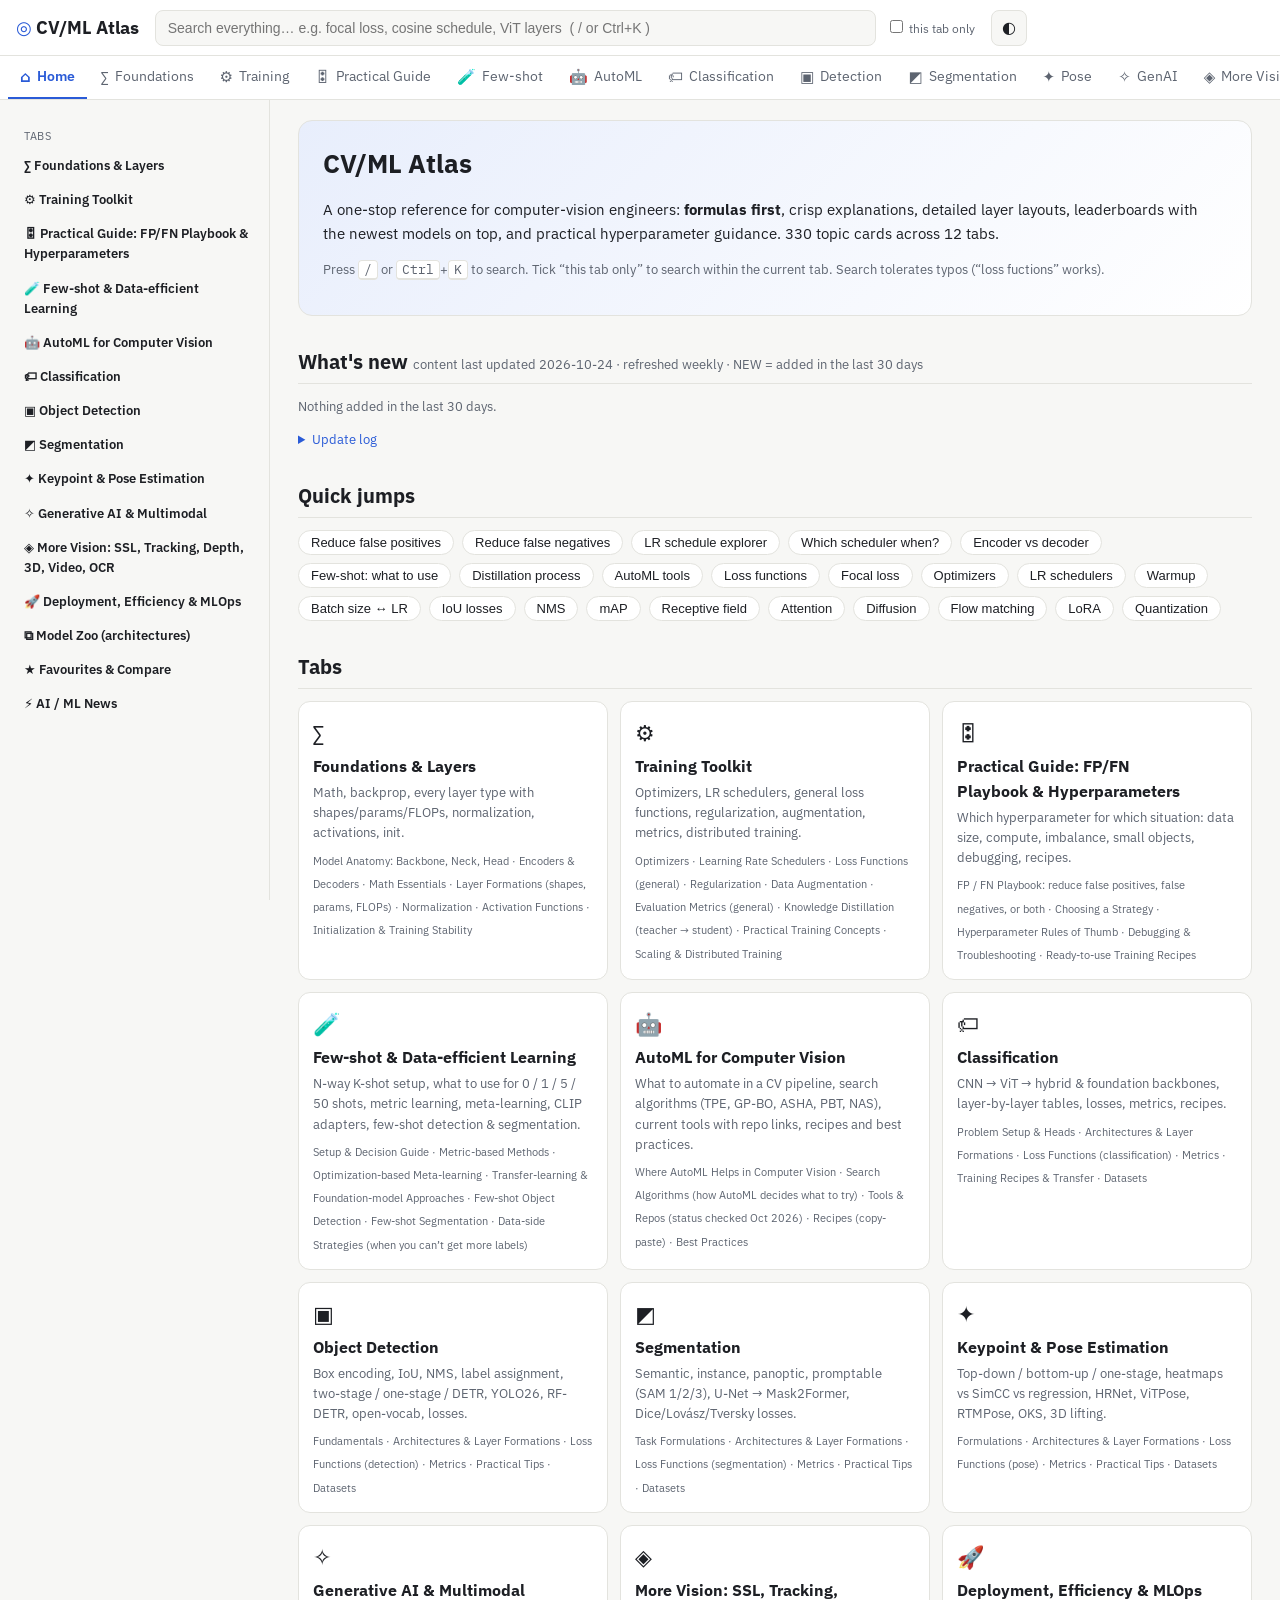
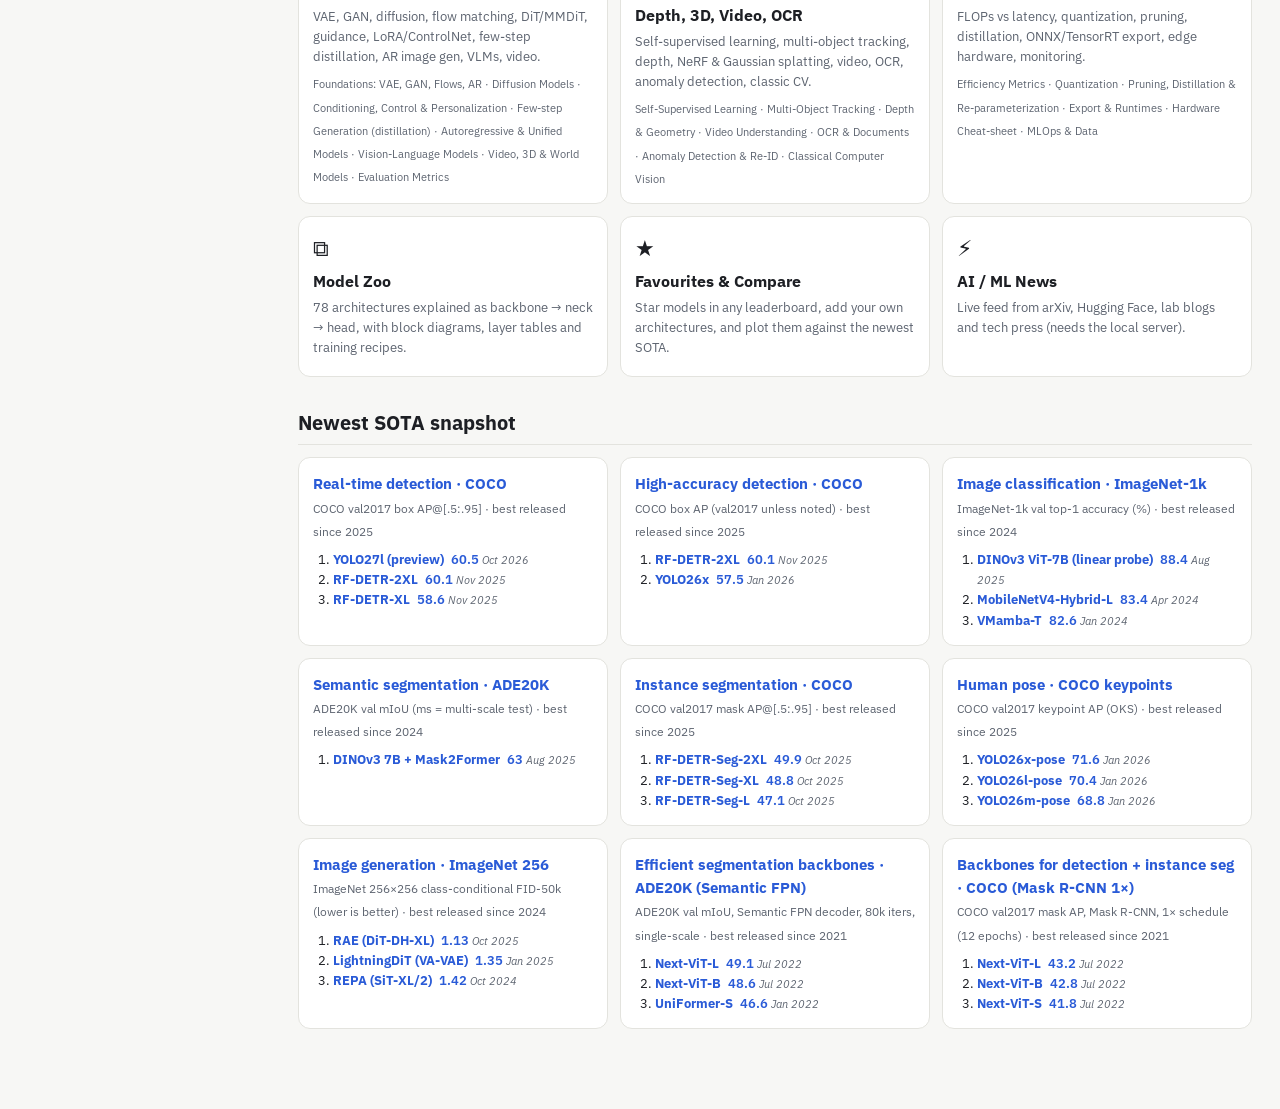
<file: index.html>
<!doctype html>
<html lang="en">
<head>
<meta charset="utf-8">
<meta name="viewport" content="width=device-width, initial-scale=1">
<title>CV/ML Atlas</title>
<link rel="stylesheet" href="vendor/katex/katex.min.css">
<script defer src="vendor/katex/katex.min.js"></script>
<script defer src="vendor/katex/contrib/auto-render.min.js"></script>
<link rel="stylesheet" href="https://fonts.googleapis.com/css2?family=IBM+Plex+Mono:wght@400;500&family=IBM+Plex+Sans:wght@400;500;600;700&display=swap">
<link rel="stylesheet" href="css/style.css">
</head>
<body>
<header class="topbar">
  <button id="menuBtn" class="iconbtn menubtn" aria-label="Show sections" title="Sections">☰</button>
  <a class="brand" href="#/home"><span class="logo">◎</span> CV/ML Atlas</a>
  <div class="searchwrap">
    <input id="q" type="search" autocomplete="off" placeholder="Search everything… e.g. focal loss, cosine schedule, ViT layers  ( / or Ctrl+K )">
    <label class="scope"><input type="checkbox" id="scopeTab"> this tab only</label>
    <div id="results" class="results hidden"></div>
  </div>
  <button id="themeBtn" class="iconbtn" title="Toggle theme">◐</button>
</header>
<nav id="tabs" class="tabs"></nav>
<div class="layout">
  <aside id="toc" class="toc"></aside>
  <main id="main" class="main"></main>
</div>

<!-- content (order = tab order) -->
<script>window.CV_CONTENT_VERSION = "202610241553";</script>
<script src="js/core.js"></script>
<script src="data/foundations.js"></script>
<script src="data/training.js"></script>
<script src="data/hparams.js"></script>
<script src="data/fewshot.js"></script>
<script src="data/automl.js"></script>
<script src="data/classification.js"></script>
<script src="data/detection.js"></script>
<script src="data/segmentation.js"></script>
<script src="data/pose.js"></script>
<script src="data/genai.js"></script>
<script src="data/vision_plus.js"></script>
<script src="data/deploy.js"></script>
<script src="data/benchmarks.js"></script>
<script src="data/benchmarks_extra.js"></script>
<script src="data/arch_det.js"></script>
<script src="data/arch_seg.js"></script>
<script src="data/arch_cls.js"></script>
<script src="data/arch_pose.js"></script>
<script src="data/arch_gen.js"></script>
<script src="data/updates.js"></script>
<script src="data/news_snapshot.js"></script>
<script src="js/diagram.js"></script>
<script src="js/widgets.js"></script>
<script src="js/news_client.js"></script>
<script src="js/app.js"></script>
</body>
</html>
</file>
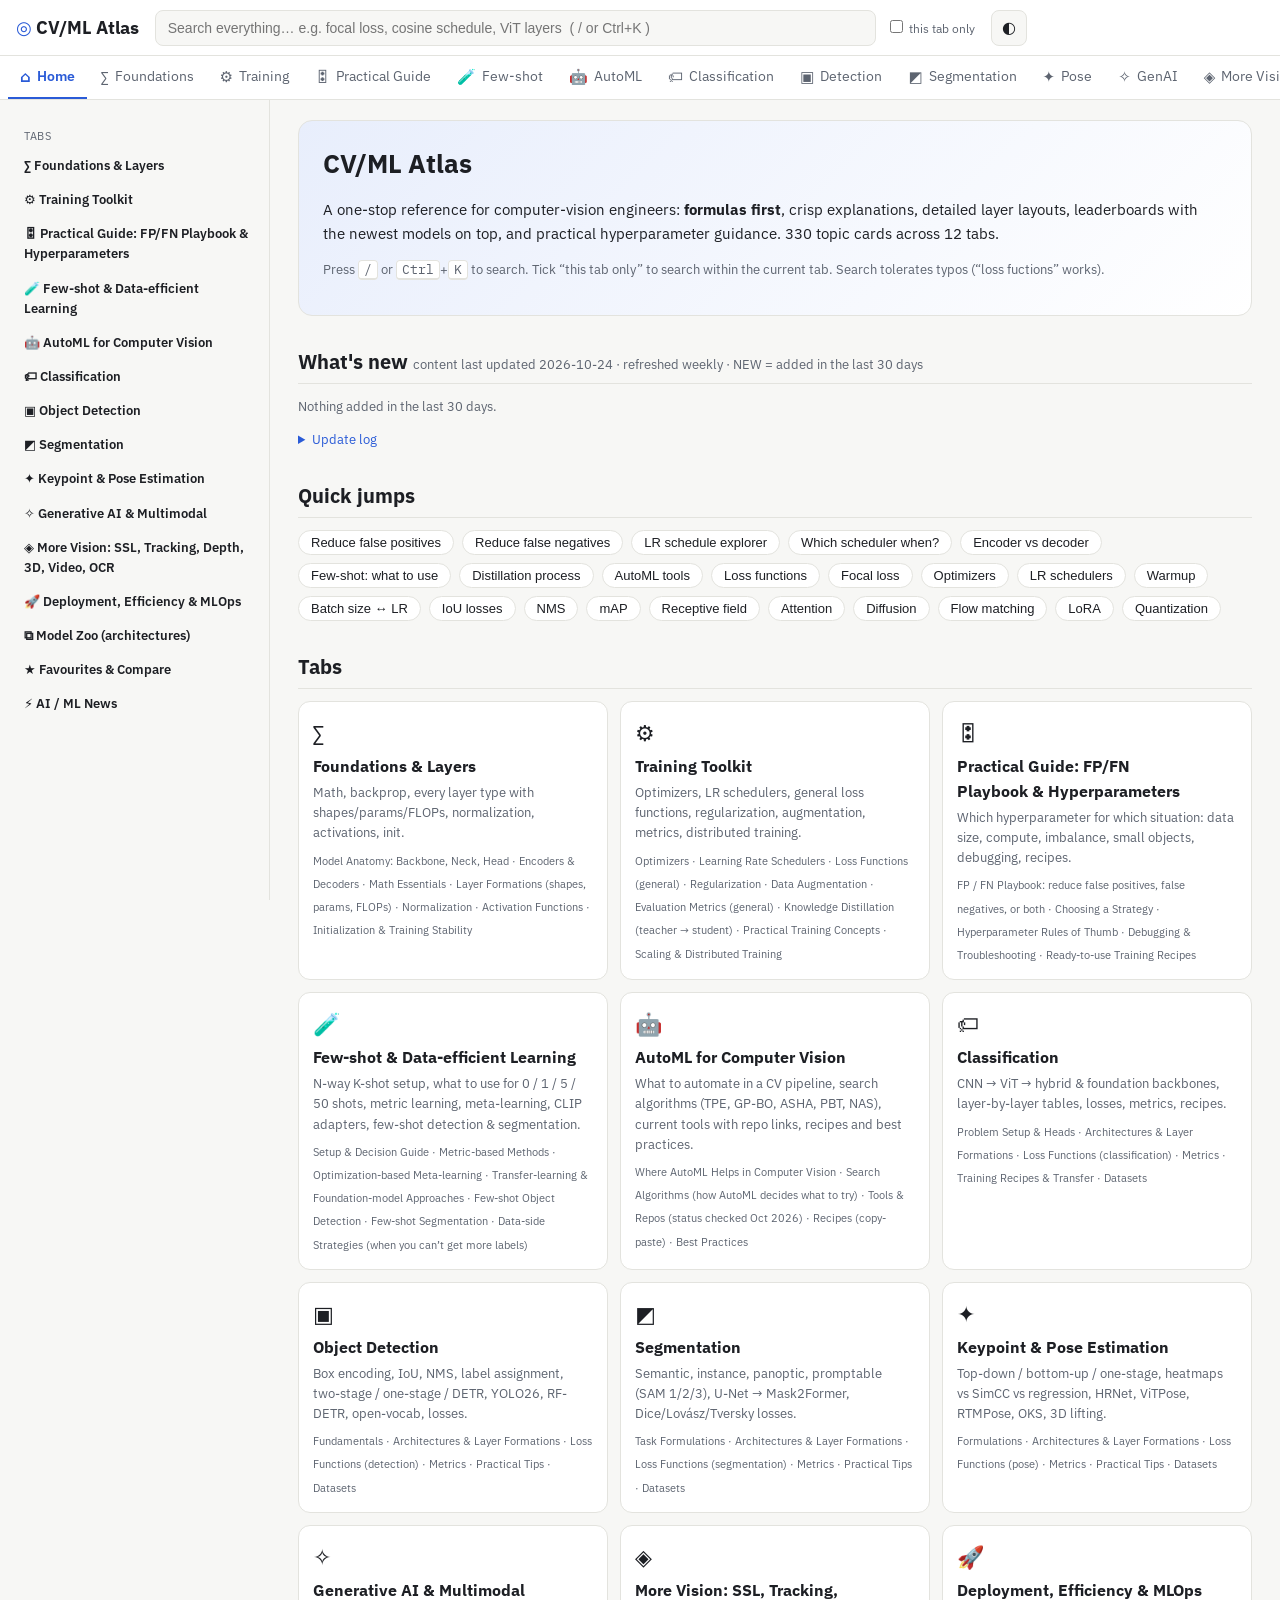
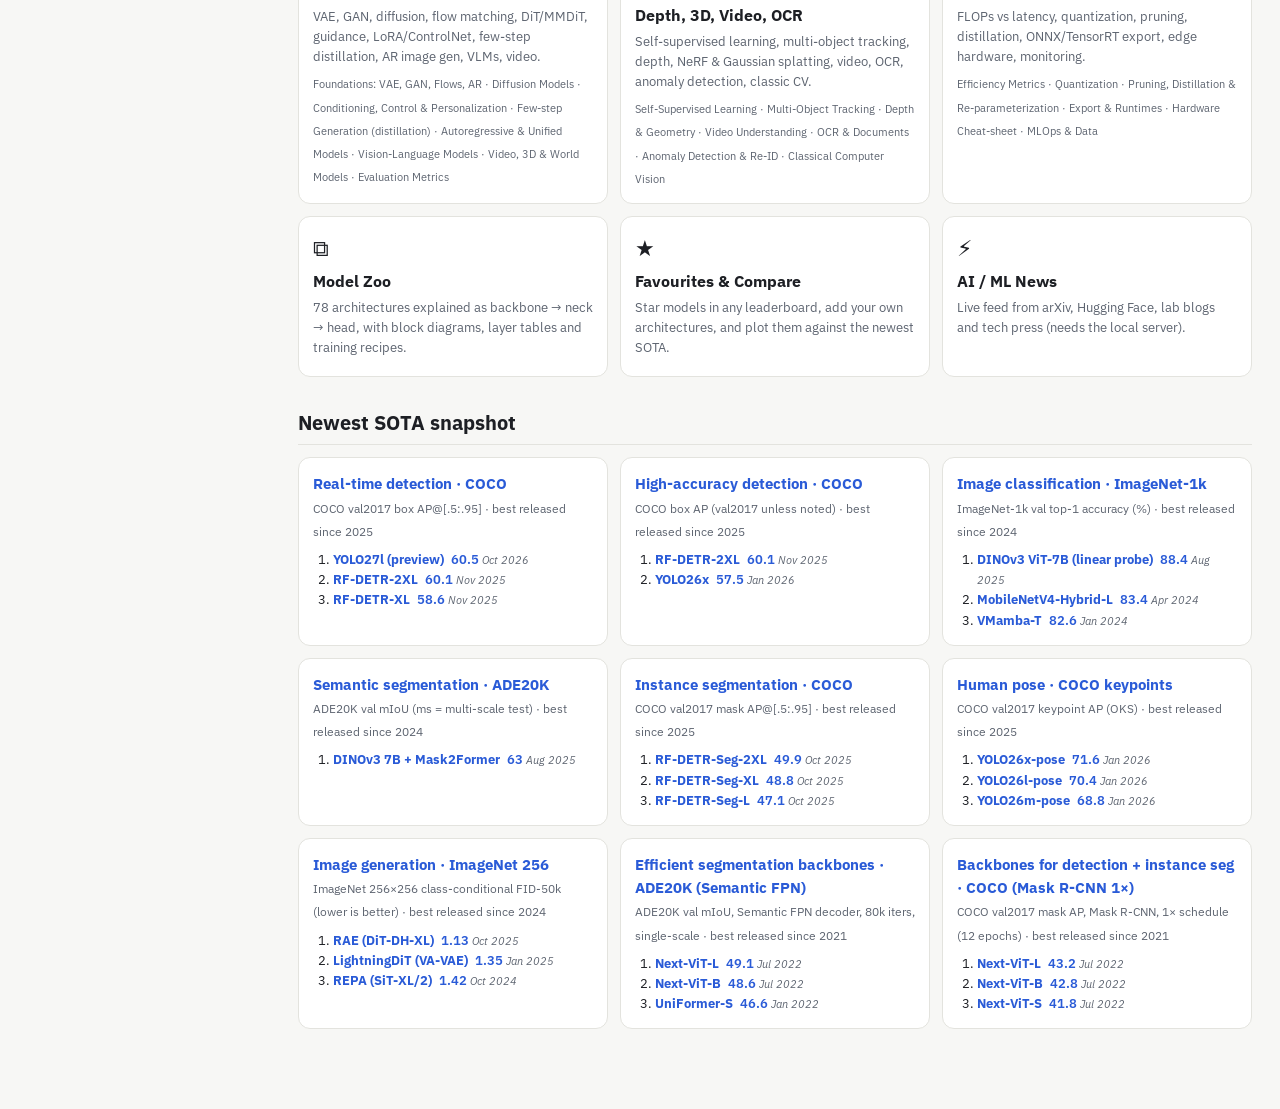
<file: app/index.html>
<!doctype html>
<html lang="en">
<head>
<meta charset="utf-8">
<meta name="viewport" content="width=device-width, initial-scale=1">
<title>CV/ML Atlas</title>
<link rel="stylesheet" href="vendor/katex/katex.min.css">
<script defer src="vendor/katex/katex.min.js"></script>
<script defer src="vendor/katex/contrib/auto-render.min.js"></script>
<link rel="stylesheet" href="https://fonts.googleapis.com/css2?family=IBM+Plex+Mono:wght@400;500&family=IBM+Plex+Sans:wght@400;500;600;700&display=swap">
<link rel="stylesheet" href="css/style.css">
</head>
<body>
<header class="topbar">
  <button id="menuBtn" class="iconbtn menubtn" aria-label="Show sections" title="Sections">☰</button>
  <a class="brand" href="#/home"><span class="logo">◎</span> CV/ML Atlas</a>
  <div class="searchwrap">
    <input id="q" type="search" autocomplete="off" placeholder="Search everything… e.g. focal loss, cosine schedule, ViT layers  ( / or Ctrl+K )">
    <label class="scope"><input type="checkbox" id="scopeTab"> this tab only</label>
    <div id="results" class="results hidden"></div>
  </div>
  <button id="themeBtn" class="iconbtn" title="Toggle theme">◐</button>
</header>
<nav id="tabs" class="tabs"></nav>
<div class="layout">
  <aside id="toc" class="toc"></aside>
  <main id="main" class="main"></main>
</div>

<!-- content (order = tab order) -->
<script>window.CV_CONTENT_VERSION = "202610241553"; window.CV_APP = "android";</script>
<script src="js/core.js"></script>
<script src="data/foundations.js"></script>
<script src="data/training.js"></script>
<script src="data/hparams.js"></script>
<script src="data/fewshot.js"></script>
<script src="data/automl.js"></script>
<script src="data/classification.js"></script>
<script src="data/detection.js"></script>
<script src="data/segmentation.js"></script>
<script src="data/pose.js"></script>
<script src="data/genai.js"></script>
<script src="data/vision_plus.js"></script>
<script src="data/deploy.js"></script>
<script src="data/benchmarks.js"></script>
<script src="data/benchmarks_extra.js"></script>
<script src="data/arch_det.js"></script>
<script src="data/arch_seg.js"></script>
<script src="data/arch_cls.js"></script>
<script src="data/arch_pose.js"></script>
<script src="data/arch_gen.js"></script>
<script src="data/updates.js"></script>
<script src="data/news_snapshot.js"></script>
<script src="js/diagram.js"></script>
<script src="js/widgets.js"></script>
<script src="js/news_client.js"></script>
<script src="js/app.js"></script>
</body>
</html>
</file>
<file: css/style.css>
:root {
  --bg: #f7f7f5; --panel: #ffffff; --ink: #1d1f24; --muted: #5d6470; --line: #e3e3de;
  --accent: #2a5bd7; --accent-soft: #e8eefc; --gold: #c98a00; --gold-soft: #fff5d9;
  --green: #1f8a4c; --tip: #eef7f1; --tipline: #bfe0cb; --code: #f2f2ef; --flash: #fff1a8;
  --new: #2a5bd7; --old: #a9adb5; --cst: #b0428f;
  --topbar: 56px; --tabsh: 44px;
  --c-bb: #2a5bd7; --c-bb-soft: #eaf0ff; --c-nk: #1f8a4c; --c-nk-soft: #e7f6ed; --c-hd: #c2410c; --c-hd-soft: #fdeee4; --c-ot: #7c3aed; --c-ot-soft: #f1eafe;
}
@media (prefers-color-scheme: dark) {
  :root:not([data-theme="light"]) {
    color-scheme: dark;
    --bg: #111317; --panel: #191c21; --ink: #e6e7ea; --muted: #9aa1ad; --line: #2b2f37;
    --accent: #7ea2ff; --accent-soft: #1f2a44; --gold: #f2bf3a; --gold-soft: #3a3016;
    --green: #5fd18f; --tip: #15261c; --tipline: #264a34; --code: #22262d; --flash: #4a4212;
    --new: #5b82f0; --old: #5d6470; --cst: #e07cc4;
    --c-bb: #7ea2ff; --c-bb-soft: #1b2438; --c-nk: #5fd18f; --c-nk-soft: #15281d; --c-hd: #fb923c; --c-hd-soft: #2d1f14; --c-ot: #b794f6; --c-ot-soft: #251d36;
  }
}
:root[data-theme="dark"] {
  color-scheme: dark;
  --bg: #111317; --panel: #191c21; --ink: #e6e7ea; --muted: #9aa1ad; --line: #2b2f37;
  --accent: #7ea2ff; --accent-soft: #1f2a44; --gold: #f2bf3a; --gold-soft: #3a3016;
  --green: #5fd18f; --tip: #15261c; --tipline: #264a34; --code: #22262d; --flash: #4a4212;
  --new: #5b82f0; --old: #5d6470; --cst: #e07cc4;
  --c-bb: #7ea2ff; --c-bb-soft: #1b2438; --c-nk: #5fd18f; --c-nk-soft: #15281d; --c-hd: #fb923c; --c-hd-soft: #2d1f14; --c-ot: #b794f6; --c-ot-soft: #251d36;
}
* { box-sizing: border-box; }
html { scroll-padding-top: calc(var(--topbar) + var(--tabsh) + 12px); }
body { margin: 0; background: var(--bg); color: var(--ink); font: 15px/1.55 "IBM Plex Sans", system-ui, -apple-system, "Segoe UI", Roboto, sans-serif; }
h1, h2, h3 { text-wrap: balance; }
math { font-size: 1.08em; }
.f math[display="block"] { margin: 6px 0; overflow-x: auto; }
a { color: var(--accent); text-decoration: none; }
a:hover { text-decoration: underline; }
code, pre, kbd { font-family: "IBM Plex Mono", ui-monospace, "Cascadia Code", Consolas, monospace; font-size: 13px; }
td.num, .snap li span { font-variant-numeric: tabular-nums; }
kbd { border: 1px solid var(--line); border-bottom-width: 2px; border-radius: 4px; padding: 0 5px; background: var(--panel); }

/* top bar */
.topbar { position: sticky; top: env(safe-area-inset-top, 0px); z-index: 30; height: var(--topbar); display: flex; align-items: center; gap: 16px; padding: 0 16px; background: var(--panel); border-bottom: 1px solid var(--line); }
.brand { font-weight: 700; font-size: 18px; color: var(--ink); white-space: nowrap; }
.brand .logo { color: var(--accent); }
.searchwrap { position: relative; flex: 1; display: flex; align-items: center; gap: 10px; max-width: 820px; }
#q { flex: 1; height: 36px; padding: 0 12px; border: 1px solid var(--line); border-radius: 8px; background: var(--bg); color: var(--ink); font-size: 14px; }
#q:focus { outline: 2px solid var(--accent); border-color: transparent; }
.scope { font-size: 12px; color: var(--muted); white-space: nowrap; }
.iconbtn { border: 1px solid var(--line); background: var(--bg); color: var(--ink); border-radius: 8px; width: 36px; height: 36px; cursor: pointer; font-size: 16px; }
.results { position: absolute; top: 42px; left: 0; right: 0; max-height: 70vh; overflow: auto; background: var(--panel); border: 1px solid var(--line); border-radius: 10px; box-shadow: 0 12px 32px rgba(0,0,0,.18); z-index: 40; }
.hidden { display: none !important; }
.ritem { display: grid; grid-template-columns: 70px 1fr; column-gap: 10px; padding: 8px 12px; border-bottom: 1px solid var(--line); color: var(--ink); }
.ritem:hover, .ritem.sel { background: var(--accent-soft); text-decoration: none; }
.rkind { grid-row: span 3; font-size: 10px; text-transform: uppercase; letter-spacing: .05em; color: var(--muted); border: 1px solid var(--line); border-radius: 4px; height: 20px; display: flex; align-items: center; justify-content: center; margin-top: 2px; }
.k-section { color: var(--accent); border-color: var(--accent); }
.k-model, .k-board { color: var(--gold); border-color: var(--gold); }
.rtitle { font-weight: 600; }
.rpath { font-size: 12px; color: var(--muted); }
.rsnip { font-size: 12px; color: var(--muted); white-space: nowrap; overflow: hidden; text-overflow: ellipsis; }
.rnone { padding: 14px; color: var(--muted); }

/* tabs */
.tabs { position: sticky; top: var(--topbar); z-index: 20; display: flex; gap: 2px; overflow-x: auto; background: var(--panel); border-bottom: 1px solid var(--line); padding: 0 8px; height: var(--tabsh); align-items: stretch; scrollbar-width: thin; }
.tabs a { display: flex; align-items: center; gap: 6px; padding: 0 12px; color: var(--muted); white-space: nowrap; border-bottom: 2px solid transparent; font-size: 14px; }
.tabs a:hover { color: var(--ink); text-decoration: none; }
.tabs a.active { color: var(--accent); border-bottom-color: var(--accent); font-weight: 600; }
.ti { font-size: 15px; }

/* layout */
.layout { display: grid; grid-template-columns: 270px 1fr; }
.toc { position: sticky; top: calc(var(--topbar) + var(--tabsh)); height: calc(100vh - var(--topbar) - var(--tabsh)); overflow: auto; padding: 14px 10px 40px 16px; border-right: 1px solid var(--line); font-size: 13px; }
.toc a { display: block; padding: 3px 8px; border-radius: 6px; color: var(--muted); }
.toc a:hover { background: var(--accent-soft); text-decoration: none; color: var(--ink); }
.toc a.active { background: var(--accent-soft); color: var(--accent); }
.toc-sec { font-weight: 600; color: var(--ink) !important; margin-top: 8px; }
.toc-it { padding-left: 18px !important; }
.toc-h { font-size: 11px; text-transform: uppercase; letter-spacing: .06em; color: var(--muted); margin: 14px 8px 4px; }
.tabfilter { width: 100%; padding: 7px 10px; border: 1px solid var(--line); border-radius: 8px; background: var(--panel); color: var(--ink); margin-bottom: 6px; }
.main { padding: 20px 28px 80px; min-width: 0; max-width: 1400px; }
.hide { display: none !important; }

/* headings */
.tabhead h1, .hero h1 { margin: 0 0 6px; font-size: 26px; }
.tabhead p { color: var(--muted); max-width: 900px; margin: 0 0 10px; }
.sec h2, .board h2, .main > h2 { font-size: 20px; margin: 30px 0 12px; padding-bottom: 6px; border-bottom: 1px solid var(--line); }
.board h2 small { font-size: 12px; color: var(--muted); font-weight: 400; margin-left: 8px; }
.secintro { color: var(--muted); margin-top: -4px; }
.note { color: var(--muted); font-size: 13px; }

/* cards */
.cards { display: grid; grid-template-columns: repeat(auto-fill, minmax(460px, 1fr)); gap: 14px; }
.card { background: var(--panel); border: 1px solid var(--line); border-radius: 12px; padding: 14px 16px; min-width: 0; overflow: hidden; }
.card.wide { grid-column: 1 / -1; }
.k-arch { color: var(--c-ot); border-color: var(--c-ot); }
.card header { display: flex; align-items: center; gap: 8px; }
.card h3 { margin: 0; font-size: 16px; flex: 1; }
.plink { color: var(--muted); font-size: 13px; }
.star { background: none; border: none; cursor: pointer; font-size: 17px; color: var(--muted); padding: 0 2px; }
.star.on { color: var(--gold); }
.tags { margin: 6px 0 2px; display: flex; flex-wrap: wrap; gap: 4px; }
.tags span { font-size: 11px; padding: 1px 7px; border-radius: 10px; background: var(--accent-soft); color: var(--accent); }
.sum { margin: 8px 0; }
.f { overflow-x: auto; overflow-y: hidden; padding: 2px 0; }
.f .katex-display { margin: 6px 0; }
.body { font-size: 14px; }
.body ul, .body ol { padding-left: 20px; margin: 6px 0; }
.body p { margin: 6px 0; }
.tip { margin-top: 10px; background: var(--tip); border: 1px solid var(--tipline); border-radius: 8px; padding: 8px 10px; font-size: 13.5px; }
.tip b:first-child { color: var(--green); margin-right: 4px; }
details.code { margin-top: 10px; }
details.code summary { cursor: pointer; color: var(--accent); font-size: 13px; }
pre { background: var(--code); padding: 10px 12px; border-radius: 8px; overflow: auto; margin: 6px 0 0; }
.body code { background: var(--code); padding: 1px 4px; border-radius: 4px; }
.flash { animation: flash 2.2s ease-out; }
@keyframes flash { 0%, 30% { background: var(--flash); } 100% { background: inherit; } }
.card.flash { box-shadow: 0 0 0 2px var(--gold); }

/* tables */
.tblwrap { overflow-x: auto; margin: 8px 0; }
table { border-collapse: collapse; width: 100%; font-size: 13px; }
th, td { padding: 5px 8px; border-bottom: 1px solid var(--line); text-align: left; vertical-align: top; }
th { background: var(--code); font-weight: 600; white-space: nowrap; }
td.num, th.num { text-align: right; font-variant-numeric: tabular-nums; }
table.lb th[data-k] { cursor: pointer; user-select: none; }
table.lb th[data-dir="desc"]::after { content: " ▼"; font-size: 10px; }
table.lb th[data-dir="asc"]::after { content: " ▲"; font-size: 10px; }
table.lb, table.cmp { background: var(--panel); }
tr.fav td { background: var(--gold-soft); }
td.nt { color: var(--muted); font-size: 12px; min-width: 200px; }
.new { font-size: 10px; background: var(--new); color: #fff; border-radius: 4px; padding: 0 4px; vertical-align: 1px; }
.upd { font-size: 10px; background: var(--green); color: #fff; border-radius: 4px; padding: 0 4px; vertical-align: 2px; }
.card h3 .new { vertical-align: 2px; }
.cardfoot { margin-top: 8px; font-size: 11px; color: var(--muted); }
.nb { margin-left: 5px; background: var(--new); color: #fff; font-size: 10px; border-radius: 8px; padding: 0 5px; line-height: 15px; }
tr.isnew td:nth-child(2) { box-shadow: inset 3px 0 0 var(--new); }
.nowrap { white-space: nowrap; }
a.src { font-size: 12px; }
.fresh { list-style: none; padding: 0; margin: 6px 0; display: grid; gap: 4px; }
.fresh li { font-size: 14px; }
.fresh em, .log em { color: var(--muted); font-size: 12px; font-style: normal; margin-right: 4px; }
.fresh small { color: var(--muted); }
details.log summary { cursor: pointer; color: var(--accent); font-size: 13px; margin-top: 6px; }
.main > h2 small { font-weight: 400; }
.banner { position: fixed; left: 50%; transform: translateX(-50%); bottom: calc(16px + env(safe-area-inset-bottom, 0px)); z-index: 50;
  background: var(--panel); color: var(--ink); border: 1px solid var(--line); border-radius: 12px; box-shadow: 0 10px 30px rgba(0,0,0,.25);
  padding: 10px 14px; display: flex; gap: 10px; align-items: center; flex-wrap: wrap; max-width: calc(100% - 32px); font-size: 14px; }
.banner .btn { padding: 5px 12px; }
.banner[hidden] { display: none; }
/* widgets */
.widget { margin-top: 10px; }
.lrmini { max-width: 340px; }
svg.lrsvg { width: 100%; height: auto; display: block; }
.lrsvg .g { stroke: var(--line); }
.lrsvg .a { fill: var(--accent-soft); }
.lrsvg .c { fill: none; stroke: var(--accent); stroke-width: 2; }
.lrsvg text { fill: var(--muted); font-size: 9px; }
.wform { display: flex; flex-wrap: wrap; gap: 8px 12px; align-items: flex-end; margin-bottom: 8px; font-size: 12.5px; color: var(--muted); }
.wform label { display: flex; flex-direction: column; gap: 3px; }
.wform input, .wform select { padding: 5px 7px; border: 1px solid var(--line); border-radius: 6px; background: var(--panel); color: var(--ink); font-size: 13px; min-width: 0; }
.wform input[type="number"] { width: 110px; }
.wout .lrsvg { max-width: 620px; }
ol.play { padding-left: 20px; margin: 6px 0; }
ol.play > li { margin: 8px 0; }
ol.play ul { list-style: none; padding-left: 0; margin: 4px 0 0; display: grid; gap: 5px; }
.ptag { display: inline-block; font-size: 10px; font-weight: 700; border-radius: 4px; padding: 0 5px; color: #fff; vertical-align: 1px; }
.p-fp { background: var(--c-hd); } .p-fn { background: var(--c-bb); } .p-both { background: var(--c-ot); } .p-loc { background: var(--c-nk); }
/* diagrams */
.dgwrap { overflow-x: auto; margin: 10px 0; padding-bottom: 4px; }
.dgrow { display: flex; flex-wrap: wrap; gap: 18px; align-items: flex-start; }
.dgrow > div { overflow-x: auto; max-width: 100%; }
svg.dg { display: block; max-width: none; font-family: "IBM Plex Sans", system-ui, sans-serif; }
.dg-box { fill: var(--dg-fill); stroke: var(--dg-stroke); stroke-width: 1.4; }
.dg-blk { fill: var(--panel); stroke: var(--dg-stroke); stroke-width: 1; }
.dg-lab { font-size: 9.5px; font-weight: 700; letter-spacing: .08em; fill: var(--dg-stroke); }
.dg-t { font-size: 12.5px; font-weight: 600; fill: var(--ink); }
.dg-d { font-size: 11px; fill: var(--muted); }
.dg-b { font-size: 11px; fill: var(--ink); }
.dg-o { font-size: 10.5px; fill: var(--muted); font-style: italic; }
.dg-arrow, .dg-skip { stroke: var(--muted); stroke-width: 1.4; fill: none; }
.dg-skip { stroke-dasharray: 4 3; }
.dg-ah { fill: var(--muted); }
.dg-input, .dg-output { --dg-fill: var(--code); --dg-stroke: var(--muted); }
.dg-backbone { --dg-fill: var(--c-bb-soft); --dg-stroke: var(--c-bb); }
.dg-neck, .dg-encoder { --dg-fill: var(--c-nk-soft); --dg-stroke: var(--c-nk); }
.dg-head, .dg-decoder { --dg-fill: var(--c-hd-soft); --dg-stroke: var(--c-hd); }
.dg-other, .dg-loss { --dg-fill: var(--c-ot-soft); --dg-stroke: var(--c-ot); }
.dg-note { font-size: 12px; color: var(--muted); margin: 4px 0 0; max-width: 460px; }
.role { display: inline-block; font-size: 11px; font-weight: 700; letter-spacing: .05em; padding: 1px 7px; border-radius: 4px; color: #fff; }
.role.bb { background: var(--c-bb); } .role.nk { background: var(--c-nk); } .role.hd { background: var(--c-hd); } .role.ot { background: var(--c-ot); }

/* architecture pages */
.archhead { display: flex; flex-wrap: wrap; align-items: baseline; gap: 6px 14px; }
.archhead h1 { margin: 0; }
.archmeta { color: var(--muted); font-size: 13px; display: flex; flex-wrap: wrap; gap: 4px 14px; }
.anat { display: grid; grid-template-columns: repeat(auto-fit, minmax(220px, 1fr)); gap: 10px; margin: 14px 0; }
.anat div { background: var(--panel); border: 1px solid var(--line); border-radius: 10px; padding: 10px 12px; font-size: 13.5px; }
.anat div b { display: block; margin-bottom: 4px; }
.archsec { background: var(--panel); border: 1px solid var(--line); border-radius: 12px; padding: 4px 16px 12px; margin-top: 14px; }
.archsec h2 { font-size: 17px; margin: 12px 0 8px; border: none; padding: 0; }
.archsec p, .archsec li { max-width: 900px; }
.crumb { font-size: 13px; margin-bottom: 8px; display: inline-block; }
.zoo { display: grid; grid-template-columns: repeat(auto-fill, minmax(250px, 1fr)); gap: 10px; }
.zoo a { display: block; background: var(--panel); border: 1px solid var(--line); border-radius: 10px; padding: 10px 12px; color: var(--ink); }
.zoo a:hover { border-color: var(--accent); text-decoration: none; }
.zoo a small { color: var(--muted); display: block; font-size: 12px; }
.zoo a span { font-size: 12.5px; color: var(--muted); }
table.lb td a.mlink { color: var(--ink); text-decoration: underline; text-decoration-color: var(--line); text-underline-offset: 3px; }
table.lb td a.mlink:hover { color: var(--accent); text-decoration-color: var(--accent); }
details.gloss { font-size: 13px; margin: 6px 0 4px; }
details.gloss summary { cursor: pointer; color: var(--accent); }
details.gloss dl { display: grid; grid-template-columns: max-content 1fr; gap: 3px 12px; margin: 8px 0; }
details.gloss dt { font-weight: 600; }
details.gloss dd { margin: 0; color: var(--muted); }
.cst { font-size: 10px; background: var(--cst); color: #fff; border-radius: 4px; padding: 0 4px; }
.board { background: var(--panel); border: 1px solid var(--line); border-radius: 12px; padding: 0 14px 10px; margin-top: 16px; }
.board h2 { border: none; margin-top: 14px; }

/* home */
.hero { background: linear-gradient(135deg, var(--accent-soft), var(--panel)); border: 1px solid var(--line); border-radius: 14px; padding: 22px 24px; }
.hero p { max-width: 900px; }
.kbd { color: var(--muted); font-size: 13px; }
.grid { display: grid; grid-template-columns: repeat(auto-fill, minmax(260px, 1fr)); gap: 12px; }
.tile, .snap { display: block; background: var(--panel); border: 1px solid var(--line); border-radius: 12px; padding: 14px; color: var(--ink); }
.tile:hover { border-color: var(--accent); text-decoration: none; }
.tile .big { font-size: 22px; }
.tile h3 { margin: 4px 0; font-size: 16px; }
.tile p { margin: 4px 0; font-size: 13px; color: var(--muted); }
.tile small { font-size: 11px; color: var(--muted); }
.snap h4 { margin: 0; }
.snap small { color: var(--muted); font-size: 12px; }
.snap ol { margin: 8px 0 0; padding-left: 20px; font-size: 13px; }
.snap li span { color: var(--accent); font-weight: 600; margin-left: 4px; }
.snap li em { color: var(--muted); font-size: 11px; }
.chips { display: flex; flex-wrap: wrap; gap: 8px; }
.chip { border: 1px solid var(--line); background: var(--panel); color: var(--ink); border-radius: 16px; padding: 4px 12px; cursor: pointer; font-size: 13px; }
.chip:hover { border-color: var(--accent); text-decoration: none; }
.chip small { color: var(--muted); }

/* compare */
.cmpbar { display: flex; flex-wrap: wrap; gap: 16px; align-items: center; margin: 10px 0; font-size: 13px; }
.cmpbar select { margin-left: 6px; padding: 4px 6px; background: var(--panel); color: var(--ink); border: 1px solid var(--line); border-radius: 6px; }
.legend { color: var(--muted); display: flex; align-items: center; gap: 6px; }
.lg { display: inline-block; width: 10px; height: 10px; border-radius: 50%; margin-left: 8px; }
.lg.fav { background: var(--gold); } .lg.new { background: var(--new); } .lg.old { background: var(--old); } .lg.cst { background: var(--cst); }
.chart { background: var(--panel); border: 1px solid var(--line); border-radius: 12px; padding: 8px; }
.scatter { width: 100%; height: auto; }
.scatter .grid { stroke: var(--line); }
.scatter .ax, .scatter .axl { fill: var(--muted); font-size: 11px; }
.scatter text { fill: var(--ink); font-size: 11px; }
.pt.old circle { fill: var(--old); } .pt.new circle { fill: var(--new); } .pt.fav circle { fill: var(--gold); stroke: var(--ink); } .pt.cst circle { fill: var(--cst); stroke: var(--ink); }
.pt.old text { display: none; }
.bar { height: 4px; background: var(--line); border-radius: 2px; margin-top: 3px; min-width: 90px; }
.bar i { display: block; height: 100%; background: var(--accent); border-radius: 2px; }
tr.fav .bar i { background: var(--gold); }
.delta { font-size: 11px; color: var(--muted); }
.addform { display: flex; flex-wrap: wrap; gap: 8px; }
.addform input { padding: 7px 9px; border: 1px solid var(--line); border-radius: 6px; background: var(--panel); color: var(--ink); width: 150px; }
.addform input[name="n"], .addform input[name="notes"] { width: 240px; }
.addform button, .btn { padding: 7px 14px; border-radius: 6px; border: 1px solid var(--accent); background: var(--accent); color: #fff; cursor: pointer; }
.del { font-size: 11px; border: 1px solid var(--line); background: none; color: var(--muted); border-radius: 4px; cursor: pointer; }

/* news */
.news { display: grid; gap: 10px; margin-top: 12px; }
.newsitem { background: var(--panel); border: 1px solid var(--line); border-radius: 10px; padding: 10px 14px; }
.newsitem h3 { margin: 0 0 4px; font-size: 15px; }
.newsitem p { margin: 4px 0 0; font-size: 13px; color: var(--muted); }
.meta { font-size: 12px; color: var(--muted); display: flex; gap: 8px; flex-wrap: wrap; }
.meta .src { color: var(--accent); font-weight: 600; }
.meta .cat { border: 1px solid var(--line); border-radius: 8px; padding: 0 6px; }

.menubtn { display: none; flex: none; }
@media (max-width: 900px) {
  .layout { grid-template-columns: 1fr; }
  .menubtn { display: block; }
  .topbar { gap: 8px; padding: 0 10px; }
  .toc { position: fixed; left: 0; top: calc(var(--topbar) + var(--tabsh) + env(safe-area-inset-top, 0px)); z-index: 25; width: min(84vw, 320px);
    background: var(--panel); box-shadow: 4px 0 24px rgba(0,0,0,.25); transform: translateX(-105%); transition: transform .2s ease; }
  body.toc-open .toc { transform: none; }
  .hero { padding: 16px; }
  .tabhead h1, .hero h1 { font-size: 22px; }
  .card { padding: 12px; }
  .cmpbar { gap: 10px; }
  .addform input, .addform input[name="n"], .addform input[name="notes"] { width: 100%; }
}
@media (prefers-reduced-motion: reduce) { .toc { transition: none; } .flash { animation: none; } }
@media (max-width: 900px) {
  .main { padding: 14px 16px 60px; }
  .cards { grid-template-columns: 1fr; }
  .scope { display: none; }
  .brand { font-size: 0; } .brand .logo { font-size: 20px; }
}
</file>
<file: app/css/style.css>
:root {
  --bg: #f7f7f5; --panel: #ffffff; --ink: #1d1f24; --muted: #5d6470; --line: #e3e3de;
  --accent: #2a5bd7; --accent-soft: #e8eefc; --gold: #c98a00; --gold-soft: #fff5d9;
  --green: #1f8a4c; --tip: #eef7f1; --tipline: #bfe0cb; --code: #f2f2ef; --flash: #fff1a8;
  --new: #2a5bd7; --old: #a9adb5; --cst: #b0428f;
  --topbar: 56px; --tabsh: 44px;
  --c-bb: #2a5bd7; --c-bb-soft: #eaf0ff; --c-nk: #1f8a4c; --c-nk-soft: #e7f6ed; --c-hd: #c2410c; --c-hd-soft: #fdeee4; --c-ot: #7c3aed; --c-ot-soft: #f1eafe;
}
@media (prefers-color-scheme: dark) {
  :root:not([data-theme="light"]) {
    color-scheme: dark;
    --bg: #111317; --panel: #191c21; --ink: #e6e7ea; --muted: #9aa1ad; --line: #2b2f37;
    --accent: #7ea2ff; --accent-soft: #1f2a44; --gold: #f2bf3a; --gold-soft: #3a3016;
    --green: #5fd18f; --tip: #15261c; --tipline: #264a34; --code: #22262d; --flash: #4a4212;
    --new: #5b82f0; --old: #5d6470; --cst: #e07cc4;
    --c-bb: #7ea2ff; --c-bb-soft: #1b2438; --c-nk: #5fd18f; --c-nk-soft: #15281d; --c-hd: #fb923c; --c-hd-soft: #2d1f14; --c-ot: #b794f6; --c-ot-soft: #251d36;
  }
}
:root[data-theme="dark"] {
  color-scheme: dark;
  --bg: #111317; --panel: #191c21; --ink: #e6e7ea; --muted: #9aa1ad; --line: #2b2f37;
  --accent: #7ea2ff; --accent-soft: #1f2a44; --gold: #f2bf3a; --gold-soft: #3a3016;
  --green: #5fd18f; --tip: #15261c; --tipline: #264a34; --code: #22262d; --flash: #4a4212;
  --new: #5b82f0; --old: #5d6470; --cst: #e07cc4;
  --c-bb: #7ea2ff; --c-bb-soft: #1b2438; --c-nk: #5fd18f; --c-nk-soft: #15281d; --c-hd: #fb923c; --c-hd-soft: #2d1f14; --c-ot: #b794f6; --c-ot-soft: #251d36;
}
* { box-sizing: border-box; }
html { scroll-padding-top: calc(var(--topbar) + var(--tabsh) + 12px); }
body { margin: 0; background: var(--bg); color: var(--ink); font: 15px/1.55 "IBM Plex Sans", system-ui, -apple-system, "Segoe UI", Roboto, sans-serif; }
h1, h2, h3 { text-wrap: balance; }
math { font-size: 1.08em; }
.f math[display="block"] { margin: 6px 0; overflow-x: auto; }
a { color: var(--accent); text-decoration: none; }
a:hover { text-decoration: underline; }
code, pre, kbd { font-family: "IBM Plex Mono", ui-monospace, "Cascadia Code", Consolas, monospace; font-size: 13px; }
td.num, .snap li span { font-variant-numeric: tabular-nums; }
kbd { border: 1px solid var(--line); border-bottom-width: 2px; border-radius: 4px; padding: 0 5px; background: var(--panel); }

/* top bar */
.topbar { position: sticky; top: env(safe-area-inset-top, 0px); z-index: 30; height: var(--topbar); display: flex; align-items: center; gap: 16px; padding: 0 16px; background: var(--panel); border-bottom: 1px solid var(--line); }
.brand { font-weight: 700; font-size: 18px; color: var(--ink); white-space: nowrap; }
.brand .logo { color: var(--accent); }
.searchwrap { position: relative; flex: 1; display: flex; align-items: center; gap: 10px; max-width: 820px; }
#q { flex: 1; height: 36px; padding: 0 12px; border: 1px solid var(--line); border-radius: 8px; background: var(--bg); color: var(--ink); font-size: 14px; }
#q:focus { outline: 2px solid var(--accent); border-color: transparent; }
.scope { font-size: 12px; color: var(--muted); white-space: nowrap; }
.iconbtn { border: 1px solid var(--line); background: var(--bg); color: var(--ink); border-radius: 8px; width: 36px; height: 36px; cursor: pointer; font-size: 16px; }
.results { position: absolute; top: 42px; left: 0; right: 0; max-height: 70vh; overflow: auto; background: var(--panel); border: 1px solid var(--line); border-radius: 10px; box-shadow: 0 12px 32px rgba(0,0,0,.18); z-index: 40; }
.hidden { display: none !important; }
.ritem { display: grid; grid-template-columns: 70px 1fr; column-gap: 10px; padding: 8px 12px; border-bottom: 1px solid var(--line); color: var(--ink); }
.ritem:hover, .ritem.sel { background: var(--accent-soft); text-decoration: none; }
.rkind { grid-row: span 3; font-size: 10px; text-transform: uppercase; letter-spacing: .05em; color: var(--muted); border: 1px solid var(--line); border-radius: 4px; height: 20px; display: flex; align-items: center; justify-content: center; margin-top: 2px; }
.k-section { color: var(--accent); border-color: var(--accent); }
.k-model, .k-board { color: var(--gold); border-color: var(--gold); }
.rtitle { font-weight: 600; }
.rpath { font-size: 12px; color: var(--muted); }
.rsnip { font-size: 12px; color: var(--muted); white-space: nowrap; overflow: hidden; text-overflow: ellipsis; }
.rnone { padding: 14px; color: var(--muted); }

/* tabs */
.tabs { position: sticky; top: var(--topbar); z-index: 20; display: flex; gap: 2px; overflow-x: auto; background: var(--panel); border-bottom: 1px solid var(--line); padding: 0 8px; height: var(--tabsh); align-items: stretch; scrollbar-width: thin; }
.tabs a { display: flex; align-items: center; gap: 6px; padding: 0 12px; color: var(--muted); white-space: nowrap; border-bottom: 2px solid transparent; font-size: 14px; }
.tabs a:hover { color: var(--ink); text-decoration: none; }
.tabs a.active { color: var(--accent); border-bottom-color: var(--accent); font-weight: 600; }
.ti { font-size: 15px; }

/* layout */
.layout { display: grid; grid-template-columns: 270px 1fr; }
.toc { position: sticky; top: calc(var(--topbar) + var(--tabsh)); height: calc(100vh - var(--topbar) - var(--tabsh)); overflow: auto; padding: 14px 10px 40px 16px; border-right: 1px solid var(--line); font-size: 13px; }
.toc a { display: block; padding: 3px 8px; border-radius: 6px; color: var(--muted); }
.toc a:hover { background: var(--accent-soft); text-decoration: none; color: var(--ink); }
.toc a.active { background: var(--accent-soft); color: var(--accent); }
.toc-sec { font-weight: 600; color: var(--ink) !important; margin-top: 8px; }
.toc-it { padding-left: 18px !important; }
.toc-h { font-size: 11px; text-transform: uppercase; letter-spacing: .06em; color: var(--muted); margin: 14px 8px 4px; }
.tabfilter { width: 100%; padding: 7px 10px; border: 1px solid var(--line); border-radius: 8px; background: var(--panel); color: var(--ink); margin-bottom: 6px; }
.main { padding: 20px 28px 80px; min-width: 0; max-width: 1400px; }
.hide { display: none !important; }

/* headings */
.tabhead h1, .hero h1 { margin: 0 0 6px; font-size: 26px; }
.tabhead p { color: var(--muted); max-width: 900px; margin: 0 0 10px; }
.sec h2, .board h2, .main > h2 { font-size: 20px; margin: 30px 0 12px; padding-bottom: 6px; border-bottom: 1px solid var(--line); }
.board h2 small { font-size: 12px; color: var(--muted); font-weight: 400; margin-left: 8px; }
.secintro { color: var(--muted); margin-top: -4px; }
.note { color: var(--muted); font-size: 13px; }

/* cards */
.cards { display: grid; grid-template-columns: repeat(auto-fill, minmax(460px, 1fr)); gap: 14px; }
.card { background: var(--panel); border: 1px solid var(--line); border-radius: 12px; padding: 14px 16px; min-width: 0; overflow: hidden; }
.card.wide { grid-column: 1 / -1; }
.k-arch { color: var(--c-ot); border-color: var(--c-ot); }
.card header { display: flex; align-items: center; gap: 8px; }
.card h3 { margin: 0; font-size: 16px; flex: 1; }
.plink { color: var(--muted); font-size: 13px; }
.star { background: none; border: none; cursor: pointer; font-size: 17px; color: var(--muted); padding: 0 2px; }
.star.on { color: var(--gold); }
.tags { margin: 6px 0 2px; display: flex; flex-wrap: wrap; gap: 4px; }
.tags span { font-size: 11px; padding: 1px 7px; border-radius: 10px; background: var(--accent-soft); color: var(--accent); }
.sum { margin: 8px 0; }
.f { overflow-x: auto; overflow-y: hidden; padding: 2px 0; }
.f .katex-display { margin: 6px 0; }
.body { font-size: 14px; }
.body ul, .body ol { padding-left: 20px; margin: 6px 0; }
.body p { margin: 6px 0; }
.tip { margin-top: 10px; background: var(--tip); border: 1px solid var(--tipline); border-radius: 8px; padding: 8px 10px; font-size: 13.5px; }
.tip b:first-child { color: var(--green); margin-right: 4px; }
details.code { margin-top: 10px; }
details.code summary { cursor: pointer; color: var(--accent); font-size: 13px; }
pre { background: var(--code); padding: 10px 12px; border-radius: 8px; overflow: auto; margin: 6px 0 0; }
.body code { background: var(--code); padding: 1px 4px; border-radius: 4px; }
.flash { animation: flash 2.2s ease-out; }
@keyframes flash { 0%, 30% { background: var(--flash); } 100% { background: inherit; } }
.card.flash { box-shadow: 0 0 0 2px var(--gold); }

/* tables */
.tblwrap { overflow-x: auto; margin: 8px 0; }
table { border-collapse: collapse; width: 100%; font-size: 13px; }
th, td { padding: 5px 8px; border-bottom: 1px solid var(--line); text-align: left; vertical-align: top; }
th { background: var(--code); font-weight: 600; white-space: nowrap; }
td.num, th.num { text-align: right; font-variant-numeric: tabular-nums; }
table.lb th[data-k] { cursor: pointer; user-select: none; }
table.lb th[data-dir="desc"]::after { content: " ▼"; font-size: 10px; }
table.lb th[data-dir="asc"]::after { content: " ▲"; font-size: 10px; }
table.lb, table.cmp { background: var(--panel); }
tr.fav td { background: var(--gold-soft); }
td.nt { color: var(--muted); font-size: 12px; min-width: 200px; }
.new { font-size: 10px; background: var(--new); color: #fff; border-radius: 4px; padding: 0 4px; vertical-align: 1px; }
.upd { font-size: 10px; background: var(--green); color: #fff; border-radius: 4px; padding: 0 4px; vertical-align: 2px; }
.card h3 .new { vertical-align: 2px; }
.cardfoot { margin-top: 8px; font-size: 11px; color: var(--muted); }
.nb { margin-left: 5px; background: var(--new); color: #fff; font-size: 10px; border-radius: 8px; padding: 0 5px; line-height: 15px; }
tr.isnew td:nth-child(2) { box-shadow: inset 3px 0 0 var(--new); }
.nowrap { white-space: nowrap; }
a.src { font-size: 12px; }
.fresh { list-style: none; padding: 0; margin: 6px 0; display: grid; gap: 4px; }
.fresh li { font-size: 14px; }
.fresh em, .log em { color: var(--muted); font-size: 12px; font-style: normal; margin-right: 4px; }
.fresh small { color: var(--muted); }
details.log summary { cursor: pointer; color: var(--accent); font-size: 13px; margin-top: 6px; }
.main > h2 small { font-weight: 400; }
.banner { position: fixed; left: 50%; transform: translateX(-50%); bottom: calc(16px + env(safe-area-inset-bottom, 0px)); z-index: 50;
  background: var(--panel); color: var(--ink); border: 1px solid var(--line); border-radius: 12px; box-shadow: 0 10px 30px rgba(0,0,0,.25);
  padding: 10px 14px; display: flex; gap: 10px; align-items: center; flex-wrap: wrap; max-width: calc(100% - 32px); font-size: 14px; }
.banner .btn { padding: 5px 12px; }
.banner[hidden] { display: none; }
/* widgets */
.widget { margin-top: 10px; }
.lrmini { max-width: 340px; }
svg.lrsvg { width: 100%; height: auto; display: block; }
.lrsvg .g { stroke: var(--line); }
.lrsvg .a { fill: var(--accent-soft); }
.lrsvg .c { fill: none; stroke: var(--accent); stroke-width: 2; }
.lrsvg text { fill: var(--muted); font-size: 9px; }
.wform { display: flex; flex-wrap: wrap; gap: 8px 12px; align-items: flex-end; margin-bottom: 8px; font-size: 12.5px; color: var(--muted); }
.wform label { display: flex; flex-direction: column; gap: 3px; }
.wform input, .wform select { padding: 5px 7px; border: 1px solid var(--line); border-radius: 6px; background: var(--panel); color: var(--ink); font-size: 13px; min-width: 0; }
.wform input[type="number"] { width: 110px; }
.wout .lrsvg { max-width: 620px; }
ol.play { padding-left: 20px; margin: 6px 0; }
ol.play > li { margin: 8px 0; }
ol.play ul { list-style: none; padding-left: 0; margin: 4px 0 0; display: grid; gap: 5px; }
.ptag { display: inline-block; font-size: 10px; font-weight: 700; border-radius: 4px; padding: 0 5px; color: #fff; vertical-align: 1px; }
.p-fp { background: var(--c-hd); } .p-fn { background: var(--c-bb); } .p-both { background: var(--c-ot); } .p-loc { background: var(--c-nk); }
/* diagrams */
.dgwrap { overflow-x: auto; margin: 10px 0; padding-bottom: 4px; }
.dgrow { display: flex; flex-wrap: wrap; gap: 18px; align-items: flex-start; }
.dgrow > div { overflow-x: auto; max-width: 100%; }
svg.dg { display: block; max-width: none; font-family: "IBM Plex Sans", system-ui, sans-serif; }
.dg-box { fill: var(--dg-fill); stroke: var(--dg-stroke); stroke-width: 1.4; }
.dg-blk { fill: var(--panel); stroke: var(--dg-stroke); stroke-width: 1; }
.dg-lab { font-size: 9.5px; font-weight: 700; letter-spacing: .08em; fill: var(--dg-stroke); }
.dg-t { font-size: 12.5px; font-weight: 600; fill: var(--ink); }
.dg-d { font-size: 11px; fill: var(--muted); }
.dg-b { font-size: 11px; fill: var(--ink); }
.dg-o { font-size: 10.5px; fill: var(--muted); font-style: italic; }
.dg-arrow, .dg-skip { stroke: var(--muted); stroke-width: 1.4; fill: none; }
.dg-skip { stroke-dasharray: 4 3; }
.dg-ah { fill: var(--muted); }
.dg-input, .dg-output { --dg-fill: var(--code); --dg-stroke: var(--muted); }
.dg-backbone { --dg-fill: var(--c-bb-soft); --dg-stroke: var(--c-bb); }
.dg-neck, .dg-encoder { --dg-fill: var(--c-nk-soft); --dg-stroke: var(--c-nk); }
.dg-head, .dg-decoder { --dg-fill: var(--c-hd-soft); --dg-stroke: var(--c-hd); }
.dg-other, .dg-loss { --dg-fill: var(--c-ot-soft); --dg-stroke: var(--c-ot); }
.dg-note { font-size: 12px; color: var(--muted); margin: 4px 0 0; max-width: 460px; }
.role { display: inline-block; font-size: 11px; font-weight: 700; letter-spacing: .05em; padding: 1px 7px; border-radius: 4px; color: #fff; }
.role.bb { background: var(--c-bb); } .role.nk { background: var(--c-nk); } .role.hd { background: var(--c-hd); } .role.ot { background: var(--c-ot); }

/* architecture pages */
.archhead { display: flex; flex-wrap: wrap; align-items: baseline; gap: 6px 14px; }
.archhead h1 { margin: 0; }
.archmeta { color: var(--muted); font-size: 13px; display: flex; flex-wrap: wrap; gap: 4px 14px; }
.anat { display: grid; grid-template-columns: repeat(auto-fit, minmax(220px, 1fr)); gap: 10px; margin: 14px 0; }
.anat div { background: var(--panel); border: 1px solid var(--line); border-radius: 10px; padding: 10px 12px; font-size: 13.5px; }
.anat div b { display: block; margin-bottom: 4px; }
.archsec { background: var(--panel); border: 1px solid var(--line); border-radius: 12px; padding: 4px 16px 12px; margin-top: 14px; }
.archsec h2 { font-size: 17px; margin: 12px 0 8px; border: none; padding: 0; }
.archsec p, .archsec li { max-width: 900px; }
.crumb { font-size: 13px; margin-bottom: 8px; display: inline-block; }
.zoo { display: grid; grid-template-columns: repeat(auto-fill, minmax(250px, 1fr)); gap: 10px; }
.zoo a { display: block; background: var(--panel); border: 1px solid var(--line); border-radius: 10px; padding: 10px 12px; color: var(--ink); }
.zoo a:hover { border-color: var(--accent); text-decoration: none; }
.zoo a small { color: var(--muted); display: block; font-size: 12px; }
.zoo a span { font-size: 12.5px; color: var(--muted); }
table.lb td a.mlink { color: var(--ink); text-decoration: underline; text-decoration-color: var(--line); text-underline-offset: 3px; }
table.lb td a.mlink:hover { color: var(--accent); text-decoration-color: var(--accent); }
details.gloss { font-size: 13px; margin: 6px 0 4px; }
details.gloss summary { cursor: pointer; color: var(--accent); }
details.gloss dl { display: grid; grid-template-columns: max-content 1fr; gap: 3px 12px; margin: 8px 0; }
details.gloss dt { font-weight: 600; }
details.gloss dd { margin: 0; color: var(--muted); }
.cst { font-size: 10px; background: var(--cst); color: #fff; border-radius: 4px; padding: 0 4px; }
.board { background: var(--panel); border: 1px solid var(--line); border-radius: 12px; padding: 0 14px 10px; margin-top: 16px; }
.board h2 { border: none; margin-top: 14px; }

/* home */
.hero { background: linear-gradient(135deg, var(--accent-soft), var(--panel)); border: 1px solid var(--line); border-radius: 14px; padding: 22px 24px; }
.hero p { max-width: 900px; }
.kbd { color: var(--muted); font-size: 13px; }
.grid { display: grid; grid-template-columns: repeat(auto-fill, minmax(260px, 1fr)); gap: 12px; }
.tile, .snap { display: block; background: var(--panel); border: 1px solid var(--line); border-radius: 12px; padding: 14px; color: var(--ink); }
.tile:hover { border-color: var(--accent); text-decoration: none; }
.tile .big { font-size: 22px; }
.tile h3 { margin: 4px 0; font-size: 16px; }
.tile p { margin: 4px 0; font-size: 13px; color: var(--muted); }
.tile small { font-size: 11px; color: var(--muted); }
.snap h4 { margin: 0; }
.snap small { color: var(--muted); font-size: 12px; }
.snap ol { margin: 8px 0 0; padding-left: 20px; font-size: 13px; }
.snap li span { color: var(--accent); font-weight: 600; margin-left: 4px; }
.snap li em { color: var(--muted); font-size: 11px; }
.chips { display: flex; flex-wrap: wrap; gap: 8px; }
.chip { border: 1px solid var(--line); background: var(--panel); color: var(--ink); border-radius: 16px; padding: 4px 12px; cursor: pointer; font-size: 13px; }
.chip:hover { border-color: var(--accent); text-decoration: none; }
.chip small { color: var(--muted); }

/* compare */
.cmpbar { display: flex; flex-wrap: wrap; gap: 16px; align-items: center; margin: 10px 0; font-size: 13px; }
.cmpbar select { margin-left: 6px; padding: 4px 6px; background: var(--panel); color: var(--ink); border: 1px solid var(--line); border-radius: 6px; }
.legend { color: var(--muted); display: flex; align-items: center; gap: 6px; }
.lg { display: inline-block; width: 10px; height: 10px; border-radius: 50%; margin-left: 8px; }
.lg.fav { background: var(--gold); } .lg.new { background: var(--new); } .lg.old { background: var(--old); } .lg.cst { background: var(--cst); }
.chart { background: var(--panel); border: 1px solid var(--line); border-radius: 12px; padding: 8px; }
.scatter { width: 100%; height: auto; }
.scatter .grid { stroke: var(--line); }
.scatter .ax, .scatter .axl { fill: var(--muted); font-size: 11px; }
.scatter text { fill: var(--ink); font-size: 11px; }
.pt.old circle { fill: var(--old); } .pt.new circle { fill: var(--new); } .pt.fav circle { fill: var(--gold); stroke: var(--ink); } .pt.cst circle { fill: var(--cst); stroke: var(--ink); }
.pt.old text { display: none; }
.bar { height: 4px; background: var(--line); border-radius: 2px; margin-top: 3px; min-width: 90px; }
.bar i { display: block; height: 100%; background: var(--accent); border-radius: 2px; }
tr.fav .bar i { background: var(--gold); }
.delta { font-size: 11px; color: var(--muted); }
.addform { display: flex; flex-wrap: wrap; gap: 8px; }
.addform input { padding: 7px 9px; border: 1px solid var(--line); border-radius: 6px; background: var(--panel); color: var(--ink); width: 150px; }
.addform input[name="n"], .addform input[name="notes"] { width: 240px; }
.addform button, .btn { padding: 7px 14px; border-radius: 6px; border: 1px solid var(--accent); background: var(--accent); color: #fff; cursor: pointer; }
.del { font-size: 11px; border: 1px solid var(--line); background: none; color: var(--muted); border-radius: 4px; cursor: pointer; }

/* news */
.news { display: grid; gap: 10px; margin-top: 12px; }
.newsitem { background: var(--panel); border: 1px solid var(--line); border-radius: 10px; padding: 10px 14px; }
.newsitem h3 { margin: 0 0 4px; font-size: 15px; }
.newsitem p { margin: 4px 0 0; font-size: 13px; color: var(--muted); }
.meta { font-size: 12px; color: var(--muted); display: flex; gap: 8px; flex-wrap: wrap; }
.meta .src { color: var(--accent); font-weight: 600; }
.meta .cat { border: 1px solid var(--line); border-radius: 8px; padding: 0 6px; }

.menubtn { display: none; flex: none; }
@media (max-width: 900px) {
  .layout { grid-template-columns: 1fr; }
  .menubtn { display: block; }
  .topbar { gap: 8px; padding: 0 10px; }
  .toc { position: fixed; left: 0; top: calc(var(--topbar) + var(--tabsh) + env(safe-area-inset-top, 0px)); z-index: 25; width: min(84vw, 320px);
    background: var(--panel); box-shadow: 4px 0 24px rgba(0,0,0,.25); transform: translateX(-105%); transition: transform .2s ease; }
  body.toc-open .toc { transform: none; }
  .hero { padding: 16px; }
  .tabhead h1, .hero h1 { font-size: 22px; }
  .card { padding: 12px; }
  .cmpbar { gap: 10px; }
  .addform input, .addform input[name="n"], .addform input[name="notes"] { width: 100%; }
}
@media (prefers-reduced-motion: reduce) { .toc { transition: none; } .flash { animation: none; } }
@media (max-width: 900px) {
  .main { padding: 14px 16px 60px; }
  .cards { grid-template-columns: 1fr; }
  .scope { display: none; }
  .brand { font-size: 0; } .brand .logo { font-size: 20px; }
}
</file>
